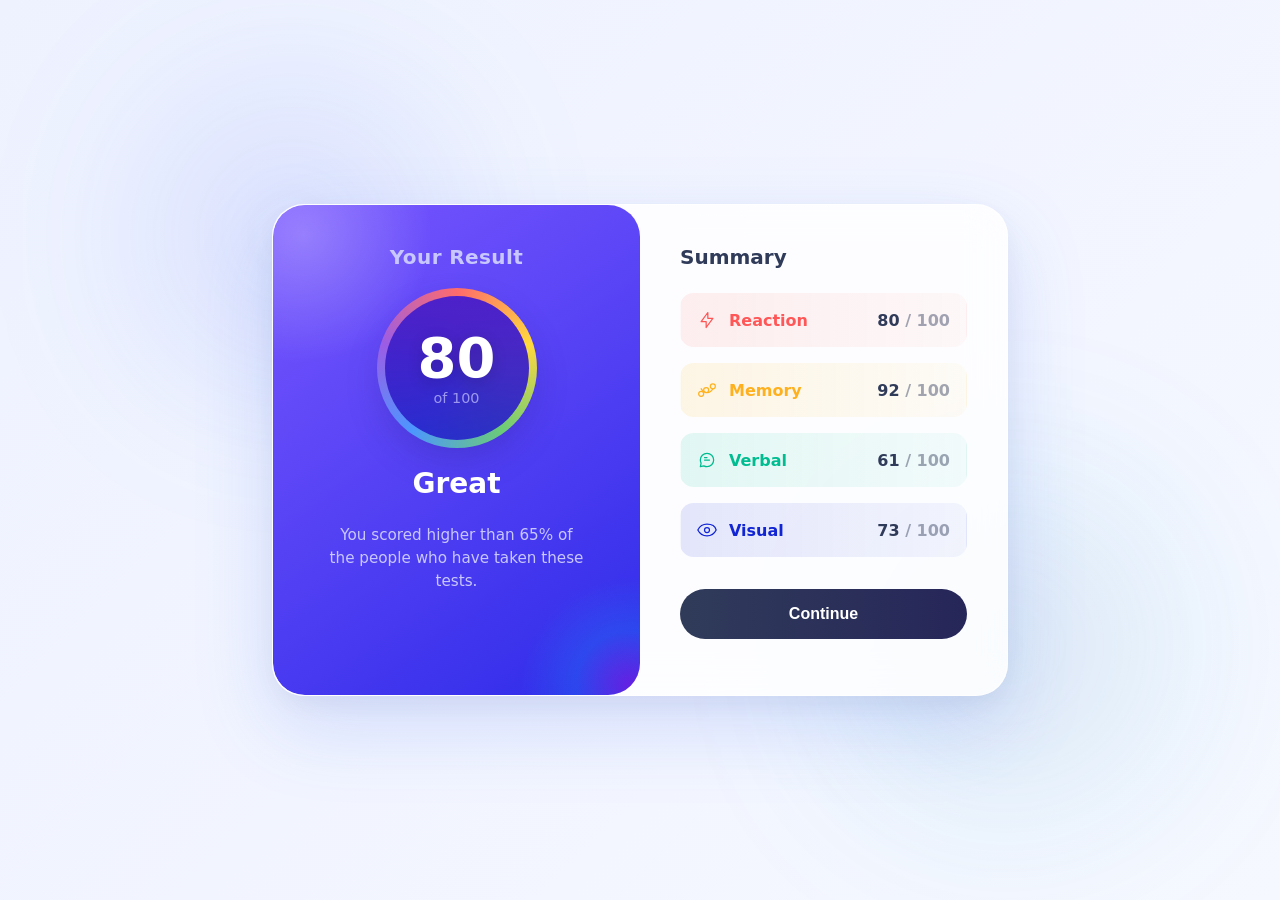
<file: index.html>
<!DOCTYPE html>
<html lang="fr">
<head>
    <meta charset="UTF-8">
    <meta name="viewport" content="width=device-width, initial-scale=1.0">
    <title>Gradient Card - Results Summary</title>
    <link rel="icon" href="frate.png" type="image/x-icon">
    <link rel="stylesheet" href="gradient.css">
</head>
<body>

    <main class="card">
        <!-- Section Gauche : Résultat Global -->
        <section class="result-panel">
            <h2 class="section-title">Your Result</h2>
            
            <div class="score-circle">
                <span class="score-number">80</span>
                <span class="score-max">of 100</span>
            </div>
            
            <p class="score-status">Great</p>
            <p class="score-description">
                You scored higher than 65% of the people who have taken these tests.
            </p>
        </section>

        <!-- Section Droite : Détail par catégorie -->
        <section class="summary-panel">
            <h2 class="section-title">Summary</h2>
            
            <ul class="summary-list">
                <!-- Réaction -->
                <li class="summary-item category-reaction">
                    <div class="category-title">
                        <svg xmlns="http://www.w3.org/2000/svg" width="20" height="20" fill="none" viewBox="0 0 20 20"><path stroke="#F55" stroke-linecap="round" stroke-linejoin="round" stroke-width="1.25" d="M10.833 8.333V2.5l-6.666 9.167h5V17.5l6.666-9.167h-5Z"/></svg>
                        <span>Reaction</span>
                    </div>
                    <div class="category-score">
                        <span class="score-actual">80</span> <span class="score-divider">/ 100</span>
                    </div>
                </li>

                <!-- Mémoire -->
                <li class="summary-item category-memory">
                    <div class="category-title">
                        <svg xmlns="http://www.w3.org/2000/svg" width="20" height="20" fill="none" viewBox="0 0 20 20"><path stroke="#FFB21E" stroke-linecap="round" stroke-linejoin="round" stroke-width="1.25" d="M18.333 6.25a2.5 2.5 0 0 1-2.5 2.5 2.5 2.5 0 0 1-2.5-2.5 2.5 2.5 0 0 1 2.5-2.5 2.5 2.5 0 0 1 2.5 2.5Z"/><path stroke="#FFB21E" stroke-linecap="round" stroke-linejoin="round" stroke-width="1.25" d="M1.667 13.75a2.5 2.5 0 0 1 2.5-2.5 2.5 2.5 0 0 1 2.5 2.5 2.5 2.5 0 0 1-2.5 2.5 2.5 2.5 0 0 1-2.5-2.5Z"/><path stroke="#FFB21E" stroke-linecap="round" stroke-linejoin="round" stroke-width="1.25" d="M11.667 10a2.5 2.5 0 0 1-2.5 2.5 2.5 2.5 0 0 1-2.5-2.5 2.5 2.5 0 0 1 2.5-2.5 2.5 2.5 0 0 1 2.5 2.5Z"/><path stroke="#FFB21E" stroke-linecap="round" stroke-linejoin="round" stroke-width="1.25" d="M15.833 8.75a6.667 6.667 0 0 1-6.666 3.75 6.667 6.667 0 0 1-5-3.75"/></svg>
                        <span>Memory</span>
                    </div>
                    <div class="category-score">
                        <span class="score-actual">92</span> <span class="score-divider">/ 100</span>
                    </div>
                </li>

                <!-- Verbal -->
                <li class="summary-item category-verbal">
                    <div class="category-title">
                        <svg xmlns="http://www.w3.org/2000/svg" width="20" height="20" fill="none" viewBox="0 0 20 20"><path stroke="#00BB8F" stroke-linecap="round" stroke-linejoin="round" stroke-width="1.25" d="M7.5 10h5M7.5 7.5h2.5M16.667 10c0 3.68-3 6.667-6.667 6.667a6.69 6.69 0 0 1-3.142-.783L3.333 16.667l.784-3.525A6.657 6.657 0 0 1 3.333 10C3.333 6.32 6.32 3.333 10 3.333c3.68 0 6.667 3 6.667 6.667Z"/></svg>
                        <span>Verbal</span>
                    </div>
                    <div class="category-score">
                        <span class="score-actual">61</span> <span class="score-divider">/ 100</span>
                    </div>
                </li>

                <!-- Visuel -->
                <li class="summary-item category-visual">
                    <div class="category-title">
                        <svg xmlns="http://www.w3.org/2000/svg" width="20" height="20" fill="none" viewBox="0 0 20 20"><path stroke="#1125D6" stroke-linecap="round" stroke-linejoin="round" stroke-width="1.25" d="M10 4.167c-4.167 0-7.5 2.5-9.167 5.833 1.667 3.333 5 5.833 9.167 5.833s7.5-2.5 9.167-5.833C18.333 6.667 15 4.167 10 4.167Z"/><path stroke="#1125D6" stroke-linecap="round" stroke-linejoin="round" stroke-width="1.25" d="M10 12.5a2.5 2.5 0 1 0 0-5 2.5 2.5 0 0 0 0 5Z"/></svg>
                        <span>Visual</span>
                    </div>
                    <div class="category-score">
                        <span class="score-actual">73</span> <span class="score-divider">/ 100</span>
                    </div>
                </li>
            </ul>

            <button type="button" class="btn-continue">Continue</button>
        </section>
    </main>

</body>
</html>
</file>
<file: gradient.css>
/* ==========================================================================
   1. DESIGN SYSTEM & VARIABLES
   ========================================================================== */

:root {
    /* Category Colors */
    --clr-reaction: hsl(0, 100%, 67%);
    --clr-memory: hsl(39, 100%, 56%);
    --clr-verbal: hsl(166, 100%, 37%);
    --clr-visual: hsl(234, 85%, 45%);

    /* Result Gradient */
    --grad-bg-start: hsl(252, 100%, 67%);
    --grad-bg-end: hsl(241, 81%, 54%);

    /* Score Circle */
    --grad-circle-start: hsla(256, 72%, 46%, 1);
    --grad-circle-end: hsla(241, 72%, 46%, 0);

    /* Neutral Colors */
    --clr-white: hsl(0, 0%, 100%);
    --clr-pale-blue: hsl(221, 100%, 96%);
    --clr-light-lavender: hsl(241, 100%, 89%);
    --clr-dark-blue: hsl(224, 30%, 27%);

    /* Glass */
    --glass-bg: rgba(255, 255, 255, 0.82);
    --glass-border: rgba(255, 255, 255, 0.65);

    /* Shadows */
    --shadow-card:
        0 30px 80px rgba(61, 108, 236, 0.18),
        0 10px 30px rgba(0, 0, 0, 0.05);

    /* Transitions */
    --transition-fast: 0.2s ease;
    --transition-normal: 0.4s ease;
}


/* ==========================================================================
   2. RESET
   ========================================================================== */

*,
*::before,
*::after {
    box-sizing: border-box;
    margin: 0;
    padding: 0;
}


/* ==========================================================================
   3. BODY
   ========================================================================== */

body {
    min-height: 100vh;

    display: flex;
    justify-content: center;
    align-items: center;

    padding: 1.5rem;

    font-family:
        "Hanken Grotesk",
        system-ui,
        -apple-system,
        BlinkMacSystemFont,
        "Segoe UI",
        sans-serif;

    background:
        linear-gradient(
            135deg,
            #eef2ff,
            #f8faff,
            #f3e8ff,
            #ecfeff
        );

    background-size: 400% 400%;

    animation: gradientBackground 18s ease infinite;

    overflow-x: hidden;

    position: relative;
}


/* ==========================================================================
   4. MULTI-COLOR AMBIENT BACKGROUND
   ========================================================================== */

body::before,
body::after {
    content: "";

    position: fixed;

    border-radius: 50%;

    pointer-events: none;

    filter: blur(90px);

    z-index: -1;

    opacity: 0.55;
}


/* Purple / Blue Blob */

body::before {
    width: 380px;
    height: 380px;

    top: 5%;
    left: 8%;

    background:
        radial-gradient(
            circle,
            rgba(124, 58, 237, 0.45),
            rgba(59, 130, 246, 0.25),
            transparent 70%
        );

    animation:
        floatingBlobOne 12s ease-in-out infinite alternate;
}


/* Pink / Cyan Blob */

body::after {
    width: 420px;
    height: 420px;

    right: 5%;
    bottom: 5%;

    background:
        radial-gradient(
            circle,
            rgba(236, 72, 153, 0.35),
            rgba(6, 182, 212, 0.25),
            transparent 70%
        );

    animation:
        floatingBlobTwo 16s ease-in-out infinite alternate;
}


/* ==========================================================================
   5. CARD
   ========================================================================== */

.card {
    width: 100%;
    max-width: 736px;

    display: flex;
    flex-direction: column;

    background: var(--glass-bg);

    border: 1px solid var(--glass-border);

    border-radius: 2rem;

    backdrop-filter: blur(18px);
    -webkit-backdrop-filter: blur(18px);

    box-shadow: var(--shadow-card);

    overflow: hidden;

    animation: cardEntrance 0.8s cubic-bezier(0.16, 1, 0.3, 1);

    transition:
        transform var(--transition-normal),
        box-shadow var(--transition-normal);
}


/* Card hover */

.card:hover {
    transform: translateY(-6px);

    box-shadow:
        0 40px 90px rgba(61, 108, 236, 0.22),
        0 15px 35px rgba(0, 0, 0, 0.06);
}


/* ==========================================================================
   6. RESULT PANEL
   ========================================================================== */

.result-panel {
    position: relative;

    display: flex;
    flex-direction: column;
    align-items: center;

    gap: 1.5rem;

    padding: 2.5rem 2rem;

    color: var(--clr-white);

    text-align: center;

    background:
        linear-gradient(
            145deg,
            var(--grad-bg-start),
            var(--grad-bg-end)
        );

    overflow: hidden;

    isolation: isolate;
}


/* Animated light */

.result-panel::before {
    content: "";

    position: absolute;

    width: 260px;
    height: 260px;

    top: -100px;
    left: -100px;

    border-radius: 50%;

    background:
        radial-gradient(
            circle,
            rgba(255, 255, 255, 0.25),
            transparent 70%
        );

    animation: resultGlow 8s ease-in-out infinite alternate;

    z-index: -1;
}


/* Second glow */

.result-panel::after {
    content: "";

    position: absolute;

    width: 220px;
    height: 220px;

    right: -100px;
    bottom: -100px;

    border-radius: 50%;

    background:
        radial-gradient(
            circle,
            rgba(255, 0, 204, 0.25),
            rgba(0, 212, 255, 0.15),
            transparent 70%
        );

    animation: resultGlowTwo 10s ease-in-out infinite alternate;

    z-index: -1;
}


/* ==========================================================================
   7. RESULT TITLE
   ========================================================================== */

.result-panel .section-title {
    color: var(--clr-light-lavender);

    font-size: 1.25rem;

    font-weight: 700;

    letter-spacing: 0.02em;

    animation: fadeUp 0.8s ease 0.2s both;
}


/* ==========================================================================
   8. SCORE CIRCLE
   ========================================================================== */

.score-circle {
    position: relative;

    width: 150px;
    height: 150px;

    display: flex;
    flex-direction: column;
    justify-content: center;
    align-items: center;

    border-radius: 50%;

    background:
        radial-gradient(
            circle at 35% 30%,
            rgba(255, 255, 255, 0.12),
            transparent 30%
        ),
        linear-gradient(
            to bottom,
            var(--grad-circle-start),
            var(--grad-circle-end)
        );

    box-shadow:
        inset 0 4px 12px rgba(255, 255, 255, 0.08),
        0 15px 35px rgba(37, 25, 120, 0.25);

    animation:
        scoreAppear 1s cubic-bezier(0.16, 1, 0.3, 1) 0.3s both,
        scoreFloat 4s ease-in-out 1.3s infinite;
}


/* Rotating colorful border */

.score-circle::before {
    content: "";

    position: absolute;

    inset: -5px;

    border-radius: 50%;

    background:
        conic-gradient(
            from 0deg,
            #ff6b6b,
            #ffd93d,
            #6bcB77,
            #4d96ff,
            #9b5de5,
            #ff6b6b
        );

    z-index: -1;

    animation: rotateColors 5s linear infinite;
}


/* Inner circle */

.score-circle::after {
    content: "";

    position: absolute;

    inset: 3px;

    border-radius: 50%;

    background:
        linear-gradient(
            to bottom,
            hsla(256, 72%, 46%, 1),
            hsla(241, 72%, 46%, 0.9)
        );

    z-index: -1;
}


/* ==========================================================================
   9. SCORE NUMBER
   ========================================================================== */

.score-number {
    font-size: 3.5rem;

    font-weight: 800;

    line-height: 1;

    color: var(--clr-white);

    text-shadow:
        0 4px 15px rgba(0, 0, 0, 0.15);
}


/* Maximum score */

.score-max {
    margin-top: 0.3rem;

    color: var(--clr-light-lavender);

    font-size: 0.9rem;

    opacity: 0.7;
}


/* ==========================================================================
   10. SCORE STATUS
   ========================================================================== */

.score-status {
    font-size: 1.75rem;

    font-weight: 700;

    animation: fadeUp 0.8s ease 0.6s both;
}


/* ==========================================================================
   11. SCORE DESCRIPTION
   ========================================================================== */

.score-description {
    max-width: 260px;

    color: var(--clr-light-lavender);

    font-size: 0.95rem;

    line-height: 1.5;

    animation: fadeUp 0.8s ease 0.8s both;
}


/* ==========================================================================
   12. SUMMARY PANEL
   ========================================================================== */

.summary-panel {
    display: flex;
    flex-direction: column;

    gap: 1.5rem;

    padding: 2.5rem;
}


/* Summary title */

.summary-panel .section-title {
    color: var(--clr-dark-blue);

    font-size: 1.25rem;

    font-weight: 700;
}


/* ==========================================================================
   13. SUMMARY LIST
   ========================================================================== */

.summary-list {
    display: flex;
    flex-direction: column;

    gap: 1rem;

    list-style: none;
}


/* ==========================================================================
   14. SUMMARY ITEMS
   ========================================================================== */

.summary-item {
    position: relative;

    display: flex;
    justify-content: space-between;
    align-items: center;

    padding: 1rem;

    border-radius: 0.85rem;

    font-size: 1rem;

    font-weight: 700;

    border: 1px solid transparent;

    overflow: hidden;

    transition:
        transform var(--transition-fast),
        box-shadow var(--transition-fast),
        border-color var(--transition-fast);
}


/* Animated shine */

.summary-item::before {
    content: "";

    position: absolute;

    top: 0;
    left: -100%;

    width: 60%;
    height: 100%;

    background:
        linear-gradient(
            90deg,
            transparent,
            rgba(255, 255, 255, 0.35),
            transparent
        );

    transform: skewX(-20deg);

    transition: left 0.6s ease;
}


/* Hover */

.summary-item:hover {
    transform: translateX(6px);

    box-shadow:
        0 8px 20px rgba(0, 0, 0, 0.06);

    border-color: rgba(255, 255, 255, 0.8);
}


.summary-item:hover::before {
    left: 140%;
}


/* ==========================================================================
   15. CATEGORY
   ========================================================================== */

.category-title {
    display: flex;
    align-items: center;

    gap: 0.75rem;
}


.category-title img {
    width: 20px;
    height: 20px;

    object-fit: contain;
}


/* ==========================================================================
   16. CATEGORY SCORE
   ========================================================================== */

.category-score {
    color: var(--clr-dark-blue);
}


.score-actual {
    font-weight: 800;
}


.score-divider {
    color: rgba(48, 59, 90, 0.45);
}


/* ==========================================================================
   17. CATEGORY COLORS
   ========================================================================== */

.category-reaction {
    background:
        linear-gradient(
            90deg,
            hsla(0, 100%, 67%, 0.10),
            hsla(0, 100%, 67%, 0.04)
        );

    color: var(--clr-reaction);
}


.category-memory {
    background:
        linear-gradient(
            90deg,
            hsla(39, 100%, 56%, 0.12),
            hsla(39, 100%, 56%, 0.04)
        );

    color: var(--clr-memory);
}


.category-verbal {
    background:
        linear-gradient(
            90deg,
            hsla(166, 100%, 37%, 0.11),
            hsla(166, 100%, 37%, 0.04)
        );

    color: var(--clr-verbal);
}


.category-visual {
    background:
        linear-gradient(
            90deg,
            hsla(234, 85%, 45%, 0.11),
            hsla(234, 85%, 45%, 0.04)
        );

    color: var(--clr-visual);
}


/* ==========================================================================
   18. CONTINUE BUTTON
   ========================================================================== */

.btn-continue {
    position: relative;

    width: 100%;

    padding: 1rem 2rem;

    margin-top: 0.5rem;

    border: none;

    border-radius: 2rem;

    color: var(--clr-white);

    background:
        linear-gradient(
            90deg,
            var(--clr-dark-blue),
            hsl(240, 40%, 25%)
        );

    font-size: 1rem;

    font-weight: 700;

    cursor: pointer;

    overflow: hidden;

    transition:
        transform var(--transition-fast),
        box-shadow var(--transition-fast),
        background var(--transition-normal);
}


/* Button shine */

.btn-continue::before {
    content: "";

    position: absolute;

    top: 0;
    left: -120%;

    width: 70%;
    height: 100%;

    background:
        linear-gradient(
            90deg,
            transparent,
            rgba(255, 255, 255, 0.35),
            transparent
        );

    transform: skewX(-20deg);

    transition: left 0.6s ease;
}


.btn-continue:hover {
    background:
        linear-gradient(
            90deg,
            #6d28d9,
            #2563eb,
            #0891b2
        );

    background-size: 200% 200%;

    animation: buttonGradient 4s ease infinite;

    transform: translateY(-3px);

    box-shadow:
        0 12px 25px rgba(79, 70, 229, 0.3);
}


.btn-continue:hover::before {
    left: 140%;
}


.btn-continue:focus-visible {
    outline: 3px solid rgba(99, 102, 241, 0.35);

    outline-offset: 4px;
}


.btn-continue:active {
    transform: scale(0.97);
}


/* ==========================================================================
   19. RESPONSIVE DESKTOP
   ========================================================================== */

@media screen and (min-width: 640px) {

    .card {
        flex-direction: row;
    }

    .result-panel,
    .summary-panel {
        flex: 1;

        padding:
            2.5rem
            2.5rem
            3.5rem;
    }

    .result-panel {
        border-radius: 2rem;
    }

    .summary-panel {
        justify-content: center;
    }
}


/* ==========================================================================
   20. MOBILE
   ========================================================================== */

@media screen and (max-width: 639px) {

    body {
        padding: 1rem;
    }

    .card {
        border-radius: 1.5rem;
    }

    .result-panel {
        border-radius: 1.5rem;
        padding: 2rem 1.5rem;
    }

    .summary-panel {
        padding: 2rem 1.5rem;
    }

    .score-circle {
        width: 135px;
        height: 135px;
    }

    .score-number {
        font-size: 3rem;
    }

    .summary-item {
        padding: 0.9rem;
    }
}


/* ==========================================================================
   21. BACKGROUND ANIMATION
   ========================================================================== */

@keyframes gradientBackground {

    0% {
        background-position: 0% 50%;
    }

    50% {
        background-position: 100% 50%;
    }

    100% {
        background-position: 0% 50%;
    }
}


/* ==========================================================================
   22. FLOATING BLOB ANIMATIONS
   ========================================================================== */

@keyframes floatingBlobOne {

    0% {
        transform:
            translate(0, 0)
            scale(1)
            rotate(0deg);
    }

    50% {
        transform:
            translate(120px, -70px)
            scale(1.2)
            rotate(90deg);
    }

    100% {
        transform:
            translate(-60px, 100px)
            scale(0.9)
            rotate(180deg);
    }
}


@keyframes floatingBlobTwo {

    0% {
        transform:
            translate(0, 0)
            scale(1);
    }

    50% {
        transform:
            translate(-100px, -80px)
            scale(1.25);
    }

    100% {
        transform:
            translate(80px, 60px)
            scale(0.85);
    }
}


/* ==========================================================================
   23. CARD ENTRANCE
   ========================================================================== */

@keyframes cardEntrance {

    from {
        opacity: 0;

        transform:
            translateY(40px)
            scale(0.95);
    }

    to {
        opacity: 1;

        transform:
            translateY(0)
            scale(1);
    }
}


/* ==========================================================================
   24. SCORE ANIMATIONS
   ========================================================================== */

@keyframes scoreAppear {

    from {
        opacity: 0;

        transform:
            scale(0.4)
            rotate(-20deg);
    }

    to {
        opacity: 1;

        transform:
            scale(1)
            rotate(0);
    }
}


@keyframes scoreFloat {

    0%,
    100% {
        transform: translateY(0);
    }

    50% {
        transform: translateY(-8px);
    }
}


@keyframes rotateColors {

    from {
        transform: rotate(0deg);
    }

    to {
        transform: rotate(360deg);
    }
}


/* ==========================================================================
   25. RESULT GLOW
   ========================================================================== */

@keyframes resultGlow {

    from {
        transform: translate(0, 0) scale(1);
    }

    to {
        transform: translate(80px, 60px) scale(1.3);
    }
}


@keyframes resultGlowTwo {

    from {
        transform: translate(0, 0) scale(1);
    }

    to {
        transform: translate(-60px, -80px) scale(1.25);
    }
}


/* ==========================================================================
   26. FADE UP
   ========================================================================== */

@keyframes fadeUp {

    from {
        opacity: 0;

        transform: translateY(15px);
    }

    to {
        opacity: 1;

        transform: translateY(0);
    }
}


/* ==========================================================================
   27. BUTTON GRADIENT
   ========================================================================== */

@keyframes buttonGradient {

    0% {
        background-position: 0% 50%;
    }

    50% {
        background-position: 100% 50%;
    }

    100% {
        background-position: 0% 50%;
    }
}


/* ==========================================================================
   28. ACCESSIBILITY
   ========================================================================== */

@media (prefers-reduced-motion: reduce) {

    *,
    *::before,
    *::after {
        animation-duration: 0.01ms !important;
        animation-iteration-count: 1 !important;
        transition-duration: 0.01ms !important;
    }
}
</file>
